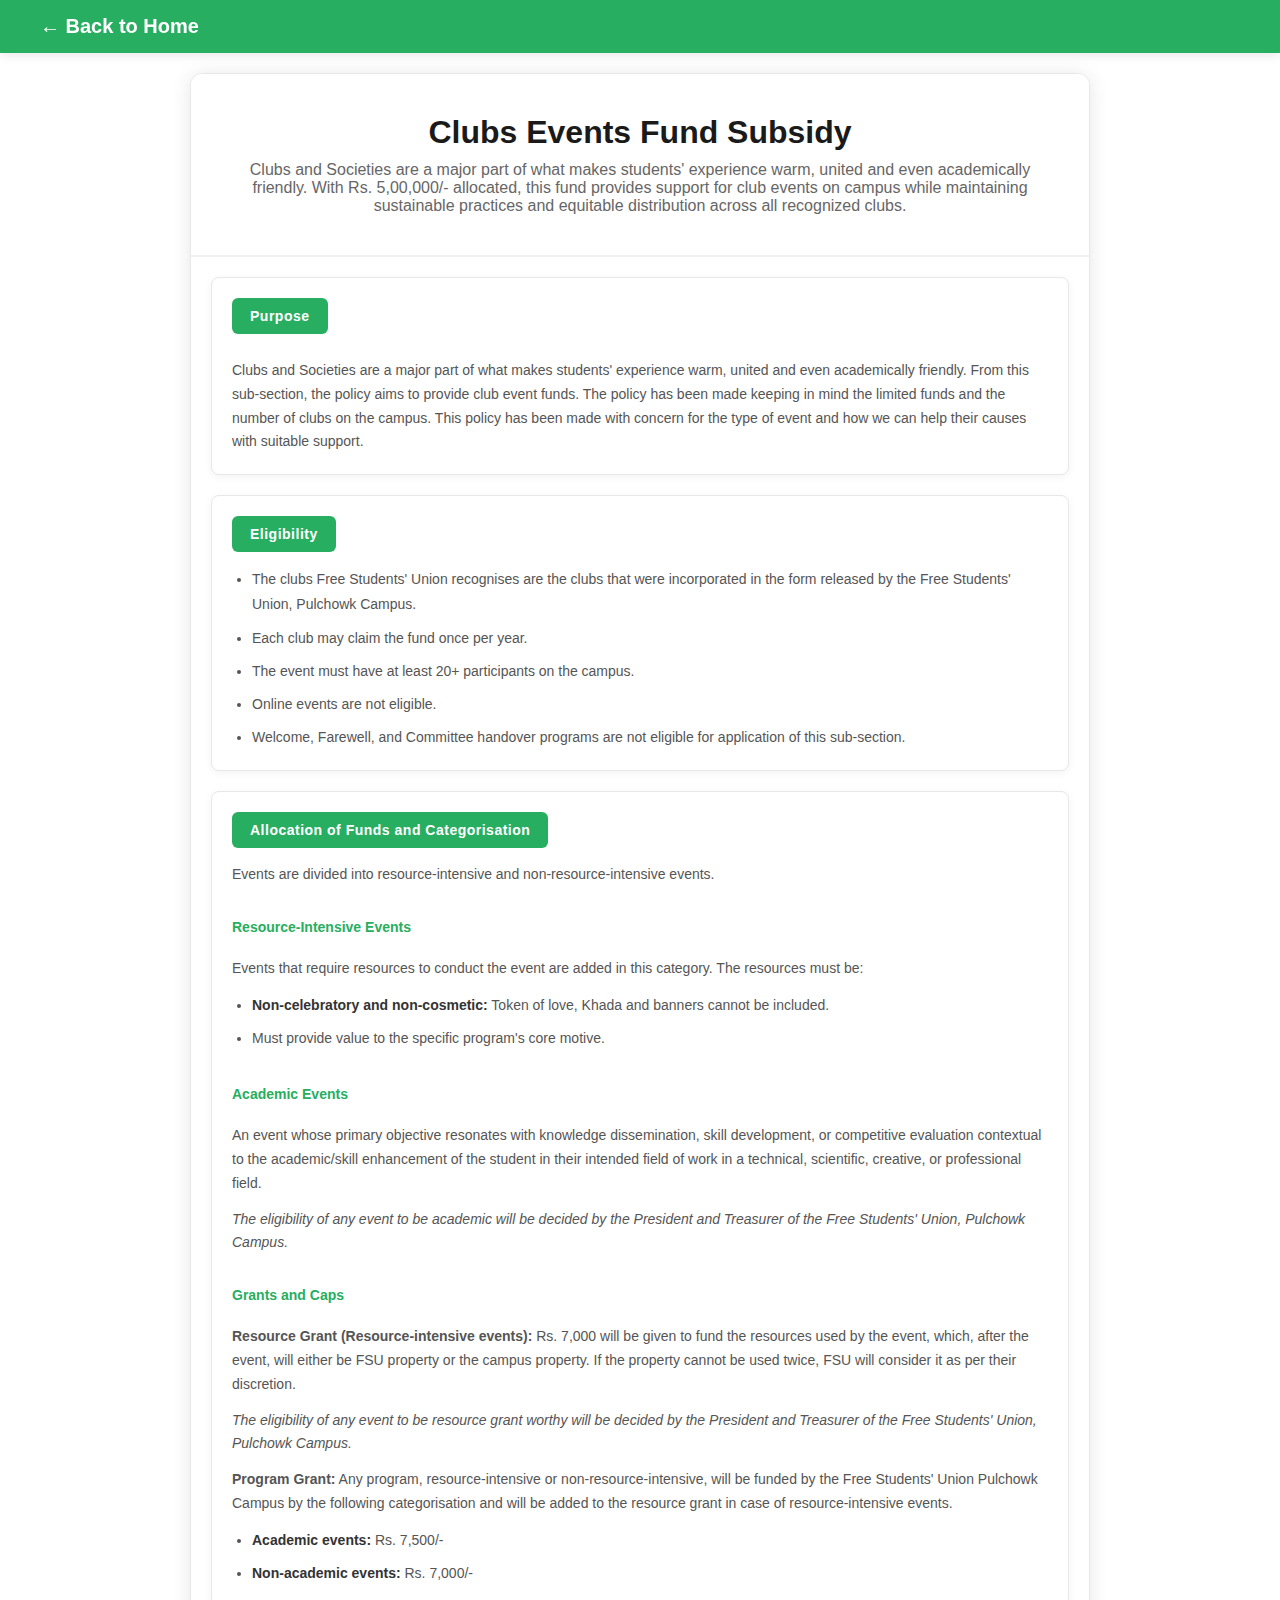
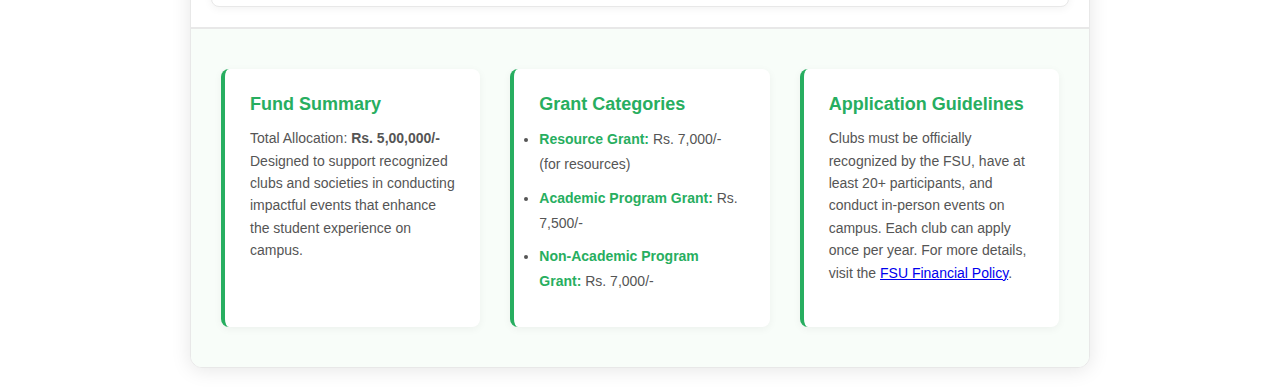
<file: ClubsEventsFund.html>
<!DOCTYPE html>
<html lang="en">
  <head>
    <meta charset="UTF-8" />
    <meta name="viewport" content="width=device-width, initial-scale=1.0" />
    <title>FSU Clubs Events Fund</title>
    <link rel="shortcut icon" href="circfsulogo.png" type="image/x-icon" />
    <link rel="stylesheet" href="css/tsstyle.css" />
  </head>
  <body>
    <nav class="navbar">
      <div class="navbar-content">
        <a href="index.html" class="navbar-brand">
          <span>← Back to Home</span>
        </a>
      </div>
    </nav>
    <div class="page-wrapper">
    <div class="container">
      <div class="header">
        <h1>Clubs Events Fund Subsidy</h1>
        <p>
          Clubs and Societies are a major part of what makes students'
          experience warm, united and even academically friendly. With Rs.
          5,00,000/- allocated, this fund provides support for club events on
          campus while maintaining sustainable practices and equitable
          distribution across all recognized clubs.
        </p>
      </div>

      <div class="section-card">
        <div class="badge">Purpose</div>
        <p>
          Clubs and Societies are a major part of what makes students'
          experience warm, united and even academically friendly. From this
          sub-section, the policy aims to provide club event funds. The policy
          has been made keeping in mind the limited funds and the number of
          clubs on the campus. This policy has been made with concern for the
          type of event and how we can help their causes with suitable support.
        </p>
      </div>

      <div class="section-card">
        <div class="badge">Eligibility</div>
        <ul>
          <li>
            The clubs Free Students' Union recognises are the clubs that were
            incorporated in the form released by the Free Students' Union,
            Pulchowk Campus.
          </li>
          <li>Each club may claim the fund once per year.</li>
          <li>The event must have at least 20+ participants on the campus.</li>
          <li>Online events are not eligible.</li>
          <li>
            Welcome, Farewell, and Committee handover programs are not eligible
            for application of this sub-section.
          </li>
        </ul>
      </div>

      <div class="section-card">
        <div class="badge">Allocation of Funds and Categorisation</div>
        <p>
          Events are divided into resource-intensive and non-resource-intensive
          events.
        </p>

        <div class="badge-subsection">Resource-Intensive Events</div>
        <p>
          Events that require resources to conduct the event are added in this
          category. The resources must be:
        </p>
        <ul>
          <li>
            <strong>Non-celebratory and non-cosmetic:</strong> Token of love,
            Khada and banners cannot be included.
          </li>
          <li>Must provide value to the specific program's core motive.</li>
        </ul>

        <div class="badge-subsection">Academic Events</div>
        <p>
          An event whose primary objective resonates with knowledge
          dissemination, skill development, or competitive evaluation contextual
          to the academic/skill enhancement of the student in their intended
          field of work in a technical, scientific, creative, or professional
          field.
        </p>
        <p>
          <em>
            The eligibility of any event to be academic will be decided by the
            President and Treasurer of the Free Students' Union, Pulchowk
            Campus.
          </em>
        </p>

        <div class="badge-subsection">Grants and Caps</div>
        <p>
          <strong>Resource Grant (Resource-intensive events):</strong> Rs. 7,000
          will be given to fund the resources used by the event, which, after
          the event, will either be FSU property or the campus property. If the
          property cannot be used twice, FSU will consider it as per their
          discretion.
        </p>
        <p>
          <em>
            The eligibility of any event to be resource grant worthy will be
            decided by the President and Treasurer of the Free Students' Union,
            Pulchowk Campus.
          </em>
        </p>

        <p>
          <strong>Program Grant:</strong> Any program, resource-intensive or
          non-resource-intensive, will be funded by the Free Students' Union
          Pulchowk Campus by the following categorisation and will be added to
          the resource grant in case of resource-intensive events.
        </p>
        <ul>
          <li><strong>Academic events:</strong> Rs. 7,500/-</li>
          <li><strong>Non-academic events:</strong> Rs. 7,000/-</li>
        </ul>
      </div>

      <div class="info-section">
        <div class="info-content">
          <div class="info-item">
            <h3>Fund Summary</h3>
            <p>
              Total Allocation: <strong>Rs. 5,00,000/-</strong>
            </p>
            <p>
              Designed to support recognized clubs and societies in conducting
              impactful events that enhance the student experience on campus.
            </p>
          </div>
          <div class="info-item">
            <h3>Grant Categories</h3>
            <ul>
              <li>
                <strong>Resource Grant:</strong> Rs. 7,000/- (for resources)
              </li>
              <li>
                <strong>Academic Program Grant:</strong> Rs. 7,500/-
              </li>
              <li>
                <strong>Non-Academic Program Grant:</strong> Rs. 7,000/-
              </li>
            </ul>
          </div>
          <div class="info-item">
            <h3>Application Guidelines</h3>
            <p>
              Clubs must be officially recognized by the FSU, have at least 20+
              participants, and conduct in-person events on campus. Each club
              can apply once per year. For more details, visit the
              <a
                href="resources/Financial Policy 2082.pdf"
                target="_blank"
                rel="noopener"
                >FSU Financial Policy</a
              >.
            </p>
          </div>
        </div>
      </div>
    </div>
    </div>
  </body>
</html>
</file>
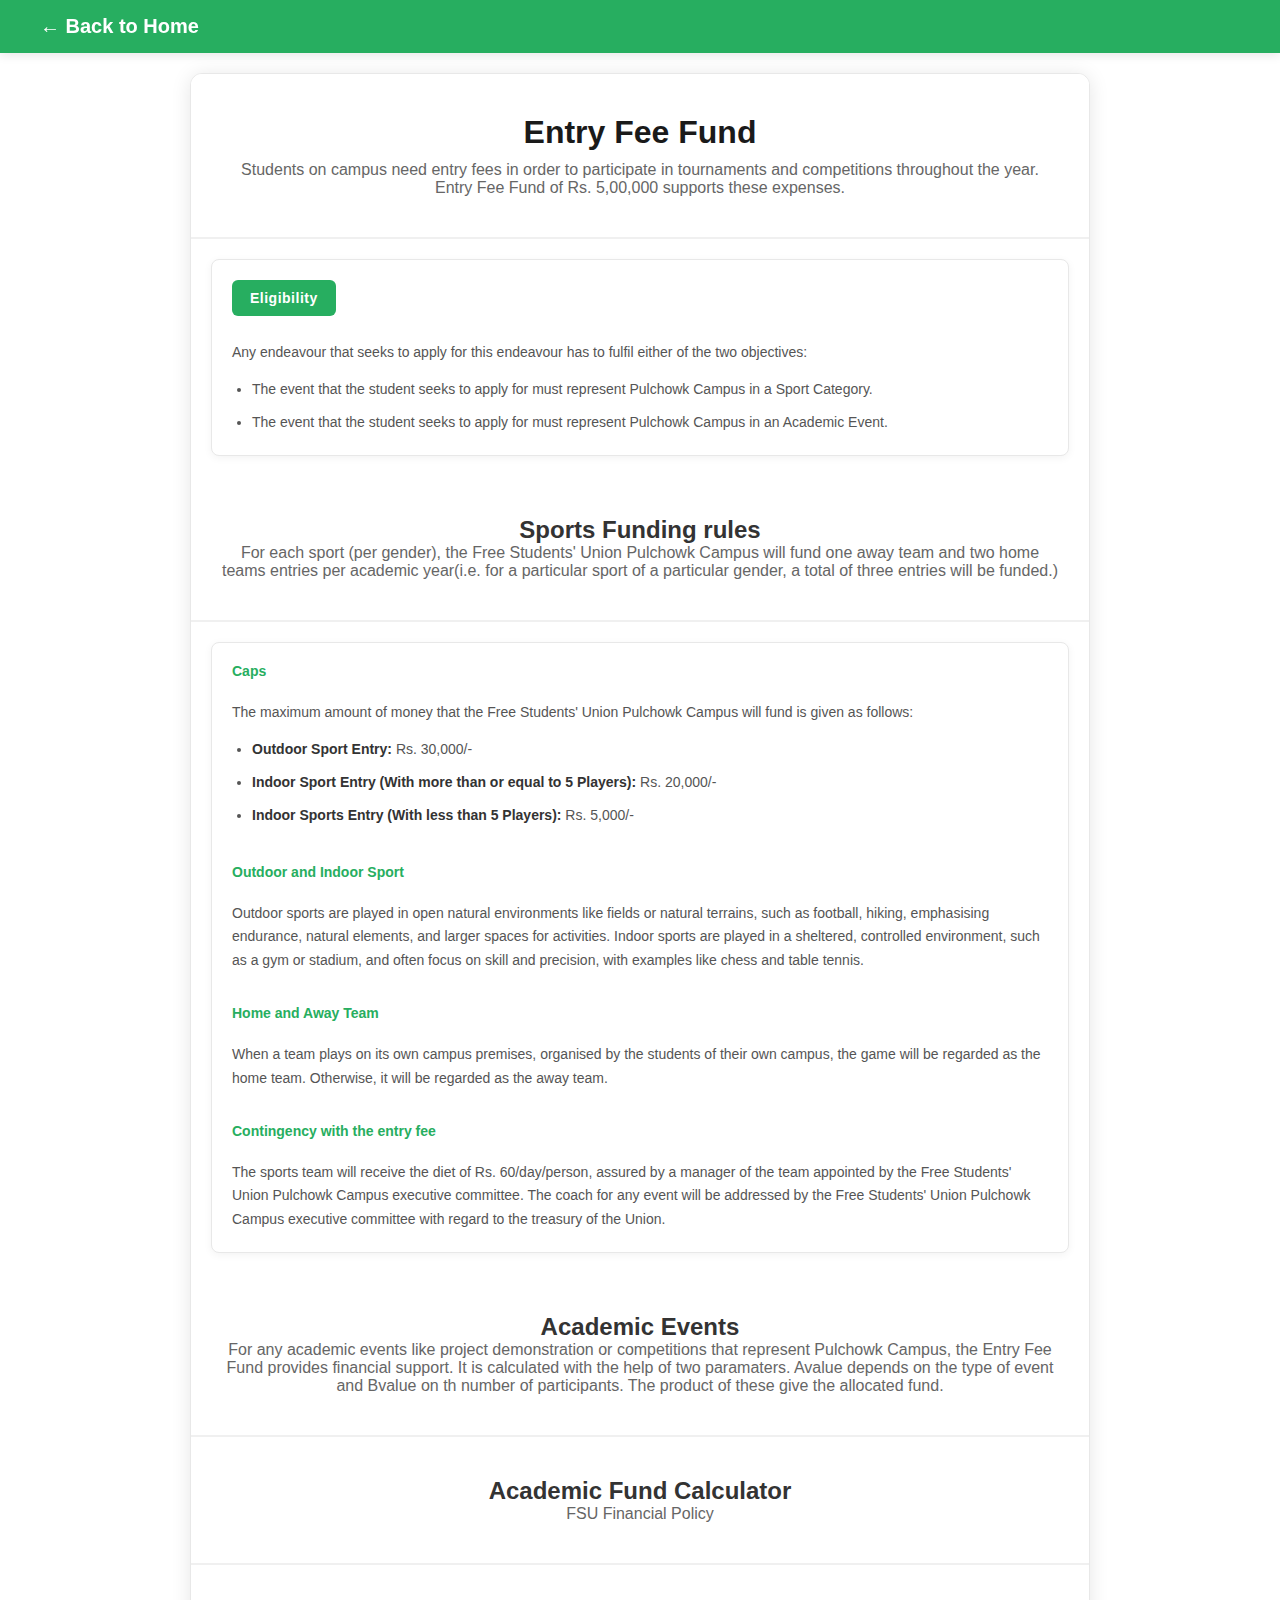
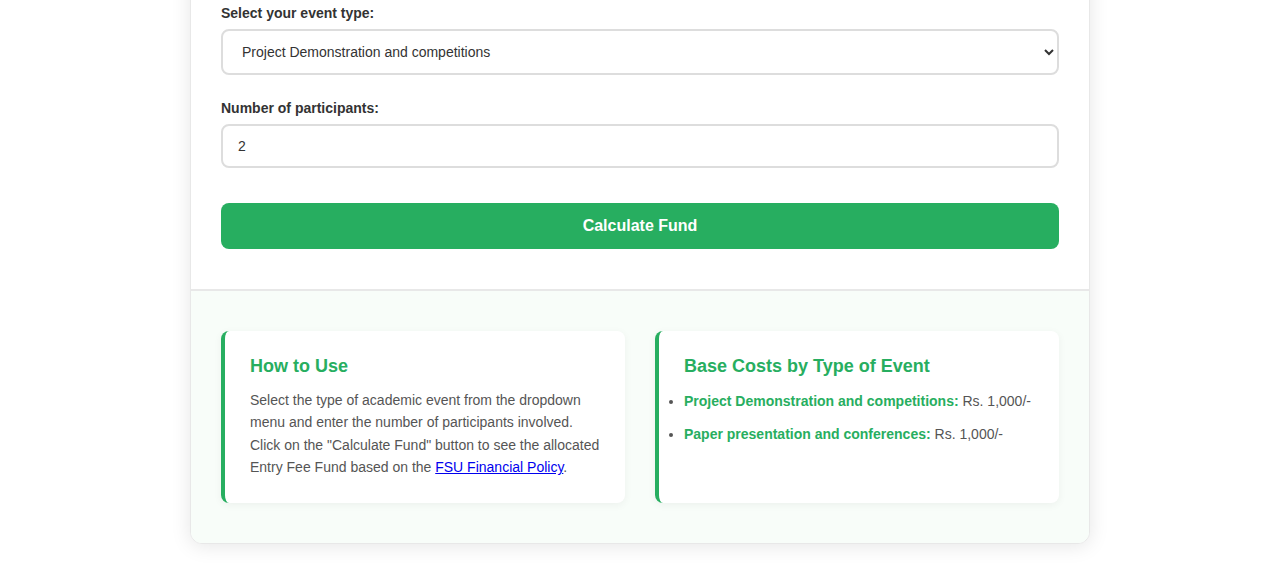
<file: EntryFeeFund.html>
<!DOCTYPE html>
<html lang="en">
  <head>
    <meta charset="UTF-8" />
    <meta name="viewport" content="width=device-width, initial-scale=1.0" />
    <title>FSU Travel Subsidy Calculator</title>
    <link rel="shortcut icon" href="circfsulogo.png" type="image/x-icon" />
    <link rel="stylesheet" href="css/tsstyle.css" />
    <!--<link rel="stylesheet" href="css/style.css">-->
  </head>
  <body>
    <nav class="navbar">
      <div class="navbar-content">
        <a href="index.html" class="navbar-brand">
          <span>← Back to Home</span>
        </a>
      </div>
    </nav>
    <div class="page-wrapper">
    <div class="container">
      <div class="header">
        <h1>Entry Fee Fund</h1>
        <p>
          Students on campus need entry fees in order to participate in
          tournaments and competitions throughout the year. Entry Fee Fund of
          Rs. 5,00,000 supports these expenses.
        </p>
      </div>

      <div class="section-card">
        <div class="badge">Eligibility</div>
        <p>
          Any endeavour that seeks to apply for this endeavour has to fulfil
          either of the two objectives:
        </p>
        <ul>
          <li>
            The event that the student seeks to apply for must represent
            Pulchowk Campus in a Sport Category.
          </li>
          <li>
            The event that the student seeks to apply for must represent
            Pulchowk Campus in an Academic Event.
          </li>
        </ul>
      </div>
      <div class="header">
        <h2>Sports Funding rules</h2>
        <p>
          For each sport (per gender), the Free Students' Union Pulchowk Campus
          will fund one away team and two home teams entries per academic
          year(i.e. for a particular sport of a particular gender, a total of
          three entries will be funded.)
        </p>
      </div>
      <div class="section-card">
        <div class="badge-subsection">Caps</div>
        <p>
          The maximum amount of money that the Free Students' Union Pulchowk
          Campus will fund is given as follows:
        </p>
        <ul>
          <li><strong>Outdoor Sport Entry:</strong> Rs. 30,000/-</li>
          <li>
            <strong
              >Indoor Sport Entry (With more than or equal to 5
              Players):</strong
            >
            Rs. 20,000/-
          </li>
          <li>
            <strong>Indoor Sports Entry (With less than 5 Players):</strong> Rs.
            5,000/-
          </li>
        </ul>

        <div class="badge-subsection">Outdoor and Indoor Sport</div>
        <p>
          Outdoor sports are played in open natural environments like fields or
          natural terrains, such as football, hiking, emphasising endurance,
          natural elements, and larger spaces for activities. Indoor sports are
          played in a sheltered, controlled environment, such as a gym or
          stadium, and often focus on skill and precision, with examples like
          chess and table tennis.
        </p>

        <div class="badge-subsection">Home and Away Team</div>
        <p>
          When a team plays on its own campus premises, organised by the
          students of their own campus, the game will be regarded as the home
          team. Otherwise, it will be regarded as the away team.
        </p>

        <div class="badge-subsection">Contingency with the entry fee</div>
        <p>
          The sports team will receive the diet of Rs. 60/day/person, assured by
          a manager of the team appointed by the Free Students' Union Pulchowk
          Campus executive committee. The coach for any event will be addressed
          by the Free Students' Union Pulchowk Campus executive committee with
          regard to the treasury of the Union.
        </p>
      </div>
      <div class="header">
        <h2>Academic Events</h2>
        <p>
          For any academic events like project demonstration or competitions
          that represent Pulchowk Campus, the Entry Fee Fund provides financial
          support. It is calculated with the help of two paramaters. Avalue
          depends on the type of event and Bvalue on th number of participants.
          The product of these give the allocated fund.
        </p>
      </div>
      <div class="header">
        <h2>Academic Fund Calculator</h2>
        <p>FSU Financial Policy</p>
      </div>

      <div class="calculator-wrapper">
        <form class="form-group">
          <div class="form-section">
            <div class="form-item">
              <label for="das">Select your event type:</label>
              <select
                name="aValue"
                id="das"
                class="select-input"
                title="Choose your event type"
              >
                <option value="1">
                  Project Demonstration and competitions
                </option>
                <option value="2">Paper presentation and conferences</option>
              </select>
            </div>
            <div class="form-item">
              <label for="asd">Number of participants:</label>
              <input
                type="number"
                name="bValue"
                id="asd"
                class="number-input"
                placeholder="2"
                value="2"
                min="1"
                title="Enter number of participants (minimum 1)"
              />
            </div>
            <button
              type="button"
              onclick="calculate()"
              class="calculate-btn"
              title="Calculate travel subsidy with current inputs"
            >
              Calculate Fund
            </button>

            <div id="resultSection" class="result-section hidden">
              <div class="result-content">
                <p class="result-label">
                  Your Entry fee subsidy as per FSU Financial Policy is:
                </p>
                <p class="result-amount" id="resultAmount"></p>
                <p class="result-details" id="resultDetails"></p>
              </div>
            </div>
          </div>

          <div class="graph-container hidden" id="graph-container">
            <div id="calculator" class="calculator-graph"></div>
          </div>
        </form>
      </div>
      <div class="info-section">
        <div class="info-content">
          <div class="info-item">
            <h3>How to Use</h3>
            <p>
              Select the type of academic event from the dropdown menu and enter
              the number of participants involved. Click on the "Calculate Fund"
              button to see the allocated Entry Fee Fund based on the
              <a
                href="resources/Financial Policy 2082.pdf"
                target="_blank"
                rel="noopener"
                >FSU Financial Policy</a
              >.
            </p>
          </div>
          <div class="info-item">
            <h3>Base Costs by Type of Event</h3>
            <ul>
              <li>
                <strong>Project Demonstration and competitions:</strong> Rs.
                1,000/-
              </li>
              <li>
                <strong>Paper presentation and conferences:</strong> Rs. 1,000/-
              </li>
            </ul>
          </div>
        </div>
      </div>
    </div>
  </body>
  <script>
    function calculate() {
      let costPerParticipant = document.getElementById("das").value;
      let bValue = document.getElementById("asd").value;
      bValue = Math.sqrt(bValue);

      let totalCost = 1000 * bValue;
      // Display result instead of alert
      const resultSection = document.getElementById("resultSection");
      document.getElementById("resultAmount").textContent =
        "Rs. " + totalCost.toFixed(2);
      document.getElementById("resultDetails").textContent =
        "Number of participants: " + Math.round(bValue * bValue);
      resultSection.classList.remove("hidden");
      resultSection.classList.add("visible");

      // Scroll to results
      resultSection.scrollIntoView({ behavior: "smooth", block: "nearest" });
    }
  </script>
    </div>
  </body>
</html>
</file>
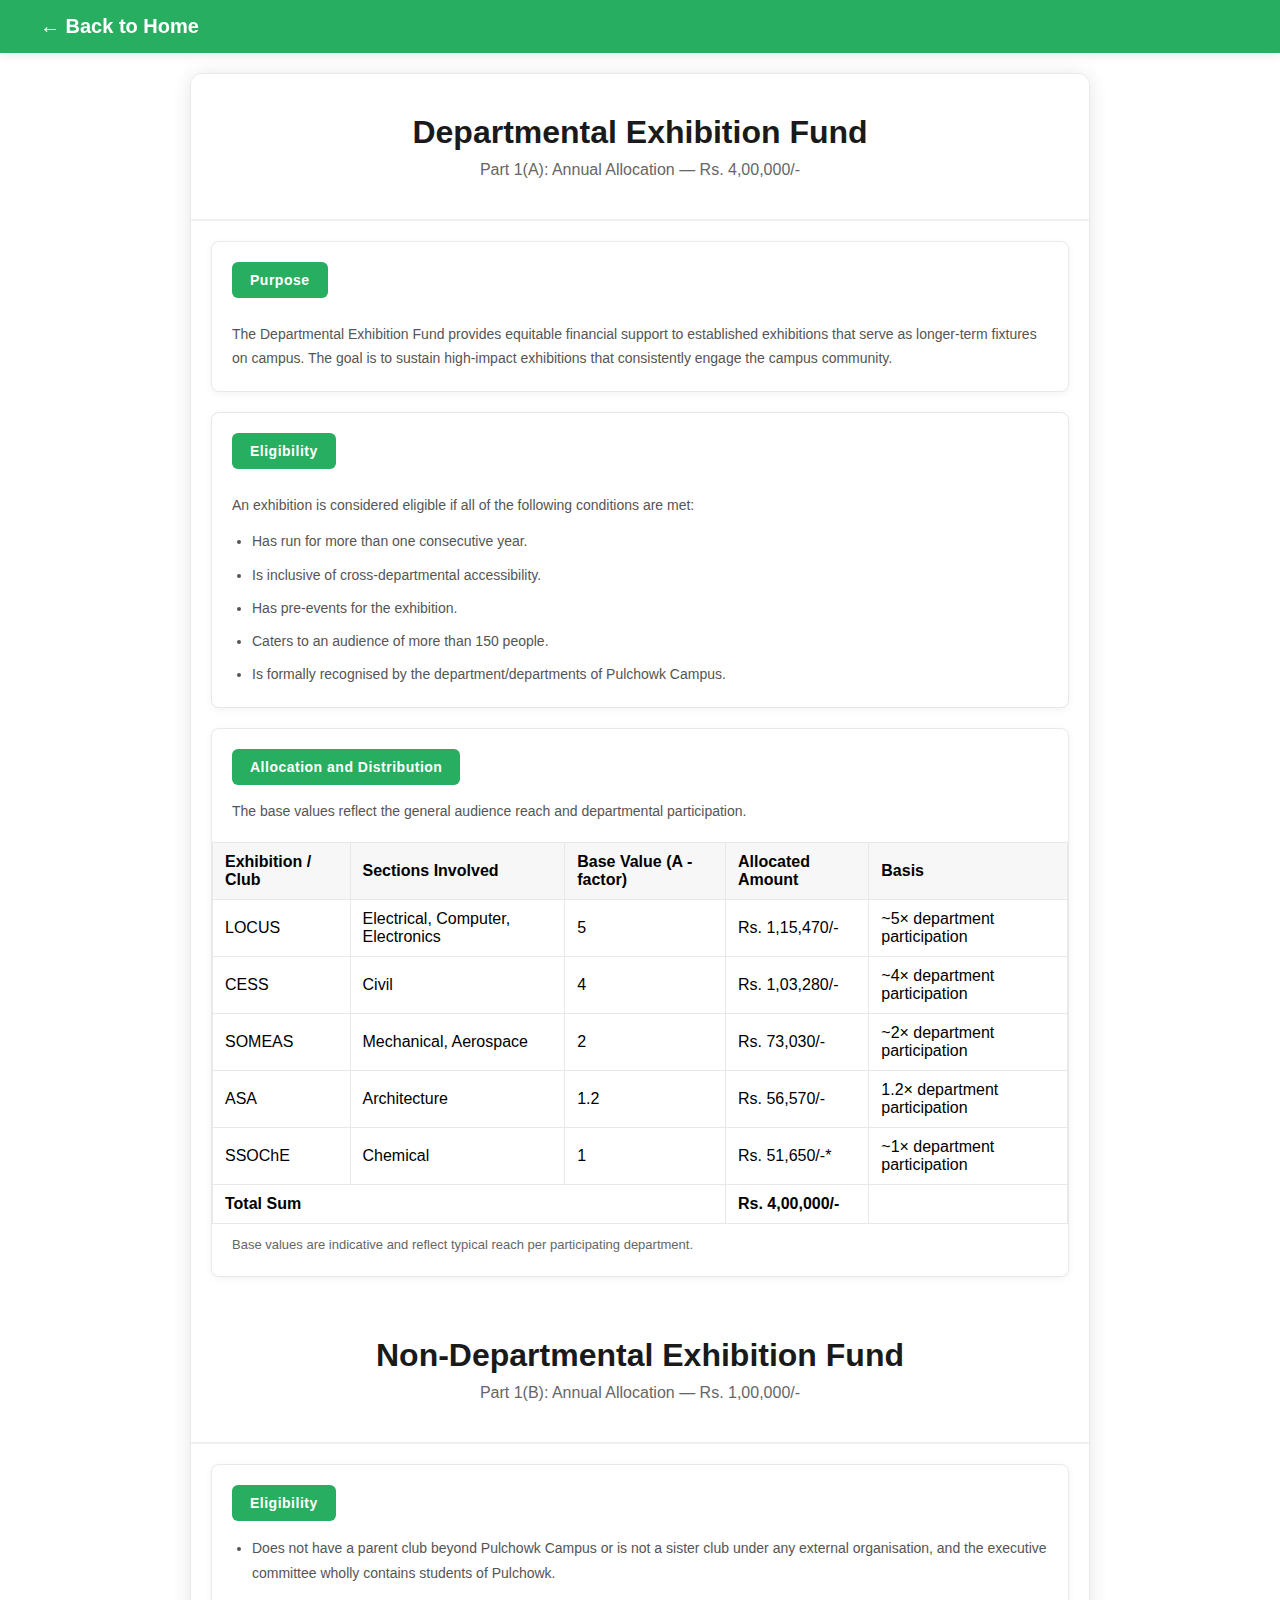
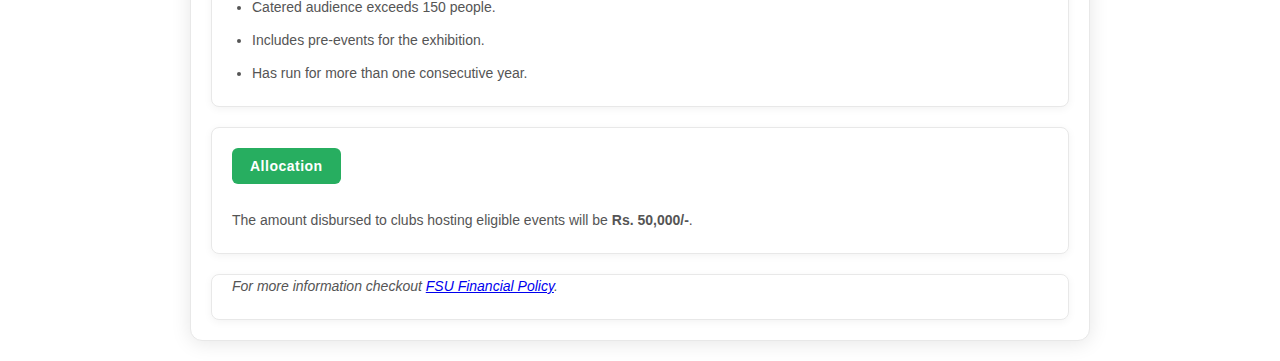
<file: ExibitionFund.html>
<!DOCTYPE html>
<html lang="en">
  <head>
    <meta charset="UTF-8" />
    <meta name="viewport" content="width=device-width, initial-scale=1.0" />
    <title>FSU Departmental Exhibition Fund</title>
    <link rel="shortcut icon" href="circfsulogo.png" type="image/x-icon" />
    <link rel="stylesheet" href="css/tsstyle.css" />
  </head>
  <body>
    <nav class="navbar">
      <div class="navbar-content">
        <a href="index.html" class="navbar-brand">
          <span>← Back to Home</span>
        </a>
      </div>
    </nav>
    <div class="page-wrapper">
    <div class="container">
      <div class="header">
        <h1>Departmental Exhibition Fund</h1>
        <p>Part 1(A): Annual Allocation — Rs. 4,00,000/-</p>
      </div>

      <div class="section-card">
        <div class="badge">Purpose</div>
        <p>The Departmental Exhibition Fund provides equitable financial support to established exhibitions that serve as longer-term fixtures on campus. The goal is to sustain high-impact exhibitions that consistently engage the campus community.</p>
      </div>

      <div class="section-card">
        <div class="badge">Eligibility</div>
        <p>An exhibition is considered eligible if all of the following conditions are met:</p>
        <ul>
          <li>Has run for more than one consecutive year.</li>
          <li>Is inclusive of cross-departmental accessibility.</li>
          <li>Has pre-events for the exhibition.</li>
          <li>Caters to an audience of more than 150 people.</li>
          <li>Is formally recognised by the department/departments of Pulchowk Campus.</li>
        </ul>
      </div>

      <div class="section-card">
        <div class="badge">Allocation and Distribution</div>
        <p>The base values reflect the general audience reach and departmental participation.</p>
        <div style="overflow-x: auto;">
          <table style="width: 100%; border-collapse: collapse; margin-top: 6px;">
            <thead>
              <tr style="background: #f7f7f7;">
                <th style="border: 1px solid #e8e8e8; padding: 10px 12px; text-align: left; font-weight: 700;">Exhibition / Club</th>
                <th style="border: 1px solid #e8e8e8; padding: 10px 12px; text-align: left; font-weight: 700;">Sections Involved</th>
                <th style="border: 1px solid #e8e8e8; padding: 10px 12px; text-align: left; font-weight: 700;">Base Value (A - factor)</th>
                <th style="border: 1px solid #e8e8e8; padding: 10px 12px; text-align: left; font-weight: 700;">Allocated Amount</th>
                <th style="border: 1px solid #e8e8e8; padding: 10px 12px; text-align: left; font-weight: 700;">Basis</th>
              </tr>
            </thead>
            <tbody>
              <tr>
                <td style="border: 1px solid #e8e8e8; padding: 10px 12px;">LOCUS</td>
                <td style="border: 1px solid #e8e8e8; padding: 10px 12px;">Electrical, Computer, Electronics</td>
                <td style="border: 1px solid #e8e8e8; padding: 10px 12px;">5</td>
                <td style="border: 1px solid #e8e8e8; padding: 10px 12px;">Rs. 1,15,470/-</td>
                <td style="border: 1px solid #e8e8e8; padding: 10px 12px;">~5× department participation</td>
              </tr>
              <tr>
                <td style="border: 1px solid #e8e8e8; padding: 10px 12px;">CESS</td>
                <td style="border: 1px solid #e8e8e8; padding: 10px 12px;">Civil</td>
                <td style="border: 1px solid #e8e8e8; padding: 10px 12px;">4</td>
                <td style="border: 1px solid #e8e8e8; padding: 10px 12px;">Rs. 1,03,280/-</td>
                <td style="border: 1px solid #e8e8e8; padding: 10px 12px;">~4× department participation</td>
              </tr>
              <tr>
                <td style="border: 1px solid #e8e8e8; padding: 10px 12px;">SOMEAS</td>
                <td style="border: 1px solid #e8e8e8; padding: 10px 12px;">Mechanical, Aerospace</td>
                <td style="border: 1px solid #e8e8e8; padding: 10px 12px;">2</td>
                <td style="border: 1px solid #e8e8e8; padding: 10px 12px;">Rs. 73,030/-</td>
                <td style="border: 1px solid #e8e8e8; padding: 10px 12px;">~2× department participation</td>
              </tr>
              <tr>
                <td style="border: 1px solid #e8e8e8; padding: 10px 12px;">ASA</td>
                <td style="border: 1px solid #e8e8e8; padding: 10px 12px;">Architecture</td>
                <td style="border: 1px solid #e8e8e8; padding: 10px 12px;">1.2</td>
                <td style="border: 1px solid #e8e8e8; padding: 10px 12px;">Rs. 56,570/-</td>
                <td style="border: 1px solid #e8e8e8; padding: 10px 12px;">1.2× department participation</td>
              </tr>
              <tr>
                <td style="border: 1px solid #e8e8e8; padding: 10px 12px;">SSOChE</td>
                <td style="border: 1px solid #e8e8e8; padding: 10px 12px;">Chemical</td>
                <td style="border: 1px solid #e8e8e8; padding: 10px 12px;">1</td>
                <td style="border: 1px solid #e8e8e8; padding: 10px 12px;">Rs. 51,650/-*</td>
                <td style="border: 1px solid #e8e8e8; padding: 10px 12px;">~1× department participation</td>
              </tr>
              <tr>
                <td colspan="3" style="border: 1px solid #e8e8e8; padding: 10px 12px;"><strong>Total Sum</strong></td>
                <td style="border: 1px solid #e8e8e8; padding: 10px 12px;"><strong>Rs. 4,00,000/-</strong></td>
                <td style="border: 1px solid #e8e8e8; padding: 10px 12px;"></td>
              </tr>
            </tbody>
          </table>
        </div>
        <p style="margin-top: 10px; color: #666; font-size: 13px;">Base values are indicative and reflect typical reach per participating department.</p>
      </div>

      <div class="header">
        <h1>Non-Departmental Exhibition Fund</h1>
        <p>Part 1(B): Annual Allocation — Rs. 1,00,000/-</p>
      </div>

      <div class="section-card">
        <div class="badge">Eligibility</div>
        <ul>
          <li>Does not have a parent club beyond Pulchowk Campus or is not a sister club under any external organisation, and the executive committee wholly contains students of Pulchowk.</li>
          <li>Catered audience exceeds 150 people.</li>
          <li>Includes pre-events for the exhibition.</li>
          <li>Has run for more than one consecutive year.</li>
        </ul>
      </div>

      <div class="section-card">
        <div class="badge">Allocation</div>
        <p>The amount disbursed to clubs hosting eligible events will be <strong>Rs. 50,000/-</strong>.</p>
      </div>

      <div class="section-card">
        <p><em>For more information checkout <a href="resources/Financial Policy 2082.pdf" target="_blank" rel="noopener">FSU Financial Policy</a>.</em></p>
      </div>
    </div>
    </div>
  </body>
</html>
</file>
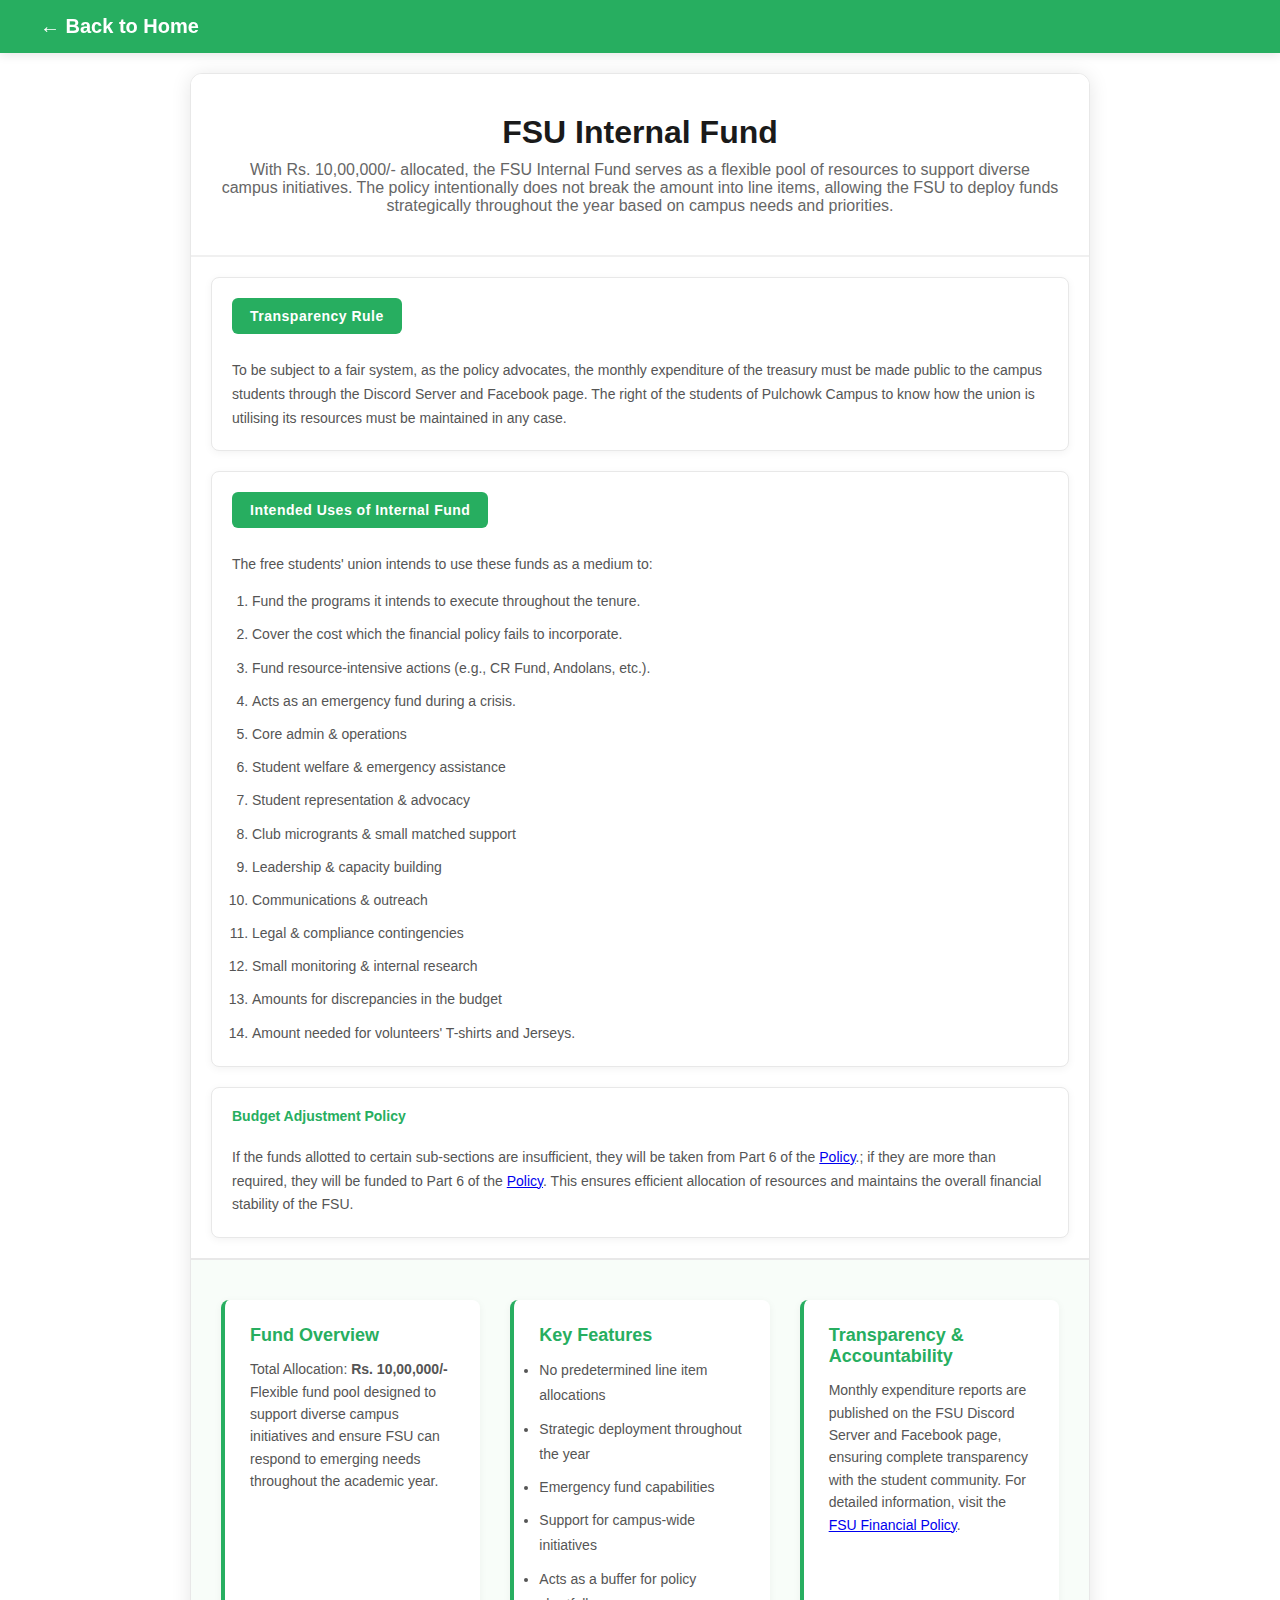
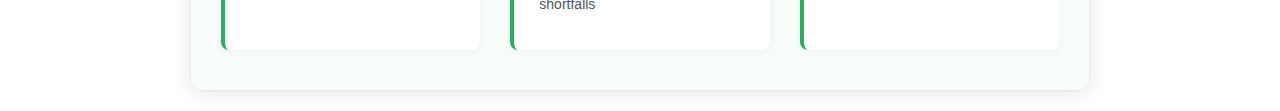
<file: FSUInternalFund.html>
<!DOCTYPE html>
<html lang="en">
  <head>
    <meta charset="UTF-8" />
    <meta name="viewport" content="width=device-width, initial-scale=1.0" />
    <title>FSU Internal Fund</title>
    <link rel="shortcut icon" href="circfsulogo.png" type="image/x-icon" />
    <link rel="stylesheet" href="css/tsstyle.css" />
  </head>
  <body>
    <nav class="navbar">
      <div class="navbar-content">
        <a href="index.html" class="navbar-brand">
          <span>← Back to Home</span>
        </a>
      </div>
    </nav>
    <div class="page-wrapper">
    <div class="container">
      <div class="header">
        <h1>FSU Internal Fund</h1>
        <p>
          With Rs. 10,00,000/- allocated, the FSU Internal Fund serves as a
          flexible pool of resources to support diverse campus initiatives. The
          policy intentionally does not break the amount into line items,
          allowing the FSU to deploy funds strategically throughout the year
          based on campus needs and priorities.
        </p>
      </div>

      <div class="section-card">
        <div class="badge">Transparency Rule</div>
        <p>
          To be subject to a fair system, as the policy advocates, the monthly
          expenditure of the treasury must be made public to the campus students
          through the Discord Server and Facebook page. The right of the
          students of Pulchowk Campus to know how the union is utilising its
          resources must be maintained in any case.
        </p>
      </div>

      <div class="section-card">
        <div class="badge">Intended Uses of Internal Fund</div>
        <p>
          The free students' union intends to use these funds as a medium to:
        </p>
        <ol>
          <li>Fund the programs it intends to execute throughout the tenure.</li>
          <li>Cover the cost which the financial policy fails to incorporate.</li>
          <li>Fund resource-intensive actions (e.g., CR Fund, Andolans, etc.).</li>
          <li>Acts as an emergency fund during a crisis.</li>
          <li>Core admin & operations</li>
          <li>Student welfare & emergency assistance</li>
          <li>Student representation & advocacy</li>
          <li>Club microgrants & small matched support</li>
          <li>Leadership & capacity building</li>
          <li>Communications & outreach</li>
          <li>Legal & compliance contingencies</li>
          <li>Small monitoring & internal research</li>
          <li>Amounts for discrepancies in the budget</li>
          <li>Amount needed for volunteers' T-shirts and Jerseys.</li>
        </ol>
      </div>

      <div class="section-card">
        <div class="badge-subsection">Budget Adjustment Policy</div>
        <p>
          If the funds allotted to certain sub-sections are insufficient, they
          will be taken from Part 6 of the <a href="resources/Financial Policy 2082.pdf" target="_blank" rel="noopener">Policy</a>.; if they are more than
          required, they will be funded to Part 6 of the <a href="resources/Financial Policy 2082.pdf" target="_blank" rel="noopener">Policy</a>. This ensures
          efficient allocation of resources and maintains the overall financial
          stability of the FSU.
        </p>
      </div>

      <div class="info-section">
        <div class="info-content">
          <div class="info-item">
            <h3>Fund Overview</h3>
            <p>
              Total Allocation: <strong>Rs. 10,00,000/-</strong>
            </p>
            <p>
              Flexible fund pool designed to support diverse campus initiatives
              and ensure FSU can respond to emerging needs throughout the
              academic year.
            </p>
          </div>
          <div class="info-item">
            <h3>Key Features</h3>
            <ul>
              <li>No predetermined line item allocations</li>
              <li>Strategic deployment throughout the year</li>
              <li>Emergency fund capabilities</li>
              <li>Support for campus-wide initiatives</li>
              <li>Acts as a buffer for policy shortfalls</li>
            </ul>
          </div>
          <div class="info-item">
            <h3>Transparency & Accountability</h3>
            <p>
              Monthly expenditure reports are published on the FSU Discord
              Server and Facebook page, ensuring complete transparency with the
              student community. For detailed information, visit the
              <a
                href="resources/Financial Policy 2082.pdf"
                target="_blank"
                rel="noopener"
                >FSU Financial Policy</a
              >.
            </p>
          </div>
        </div>
      </div>
    </div>
    </div>
  </body>
</html>
</file>
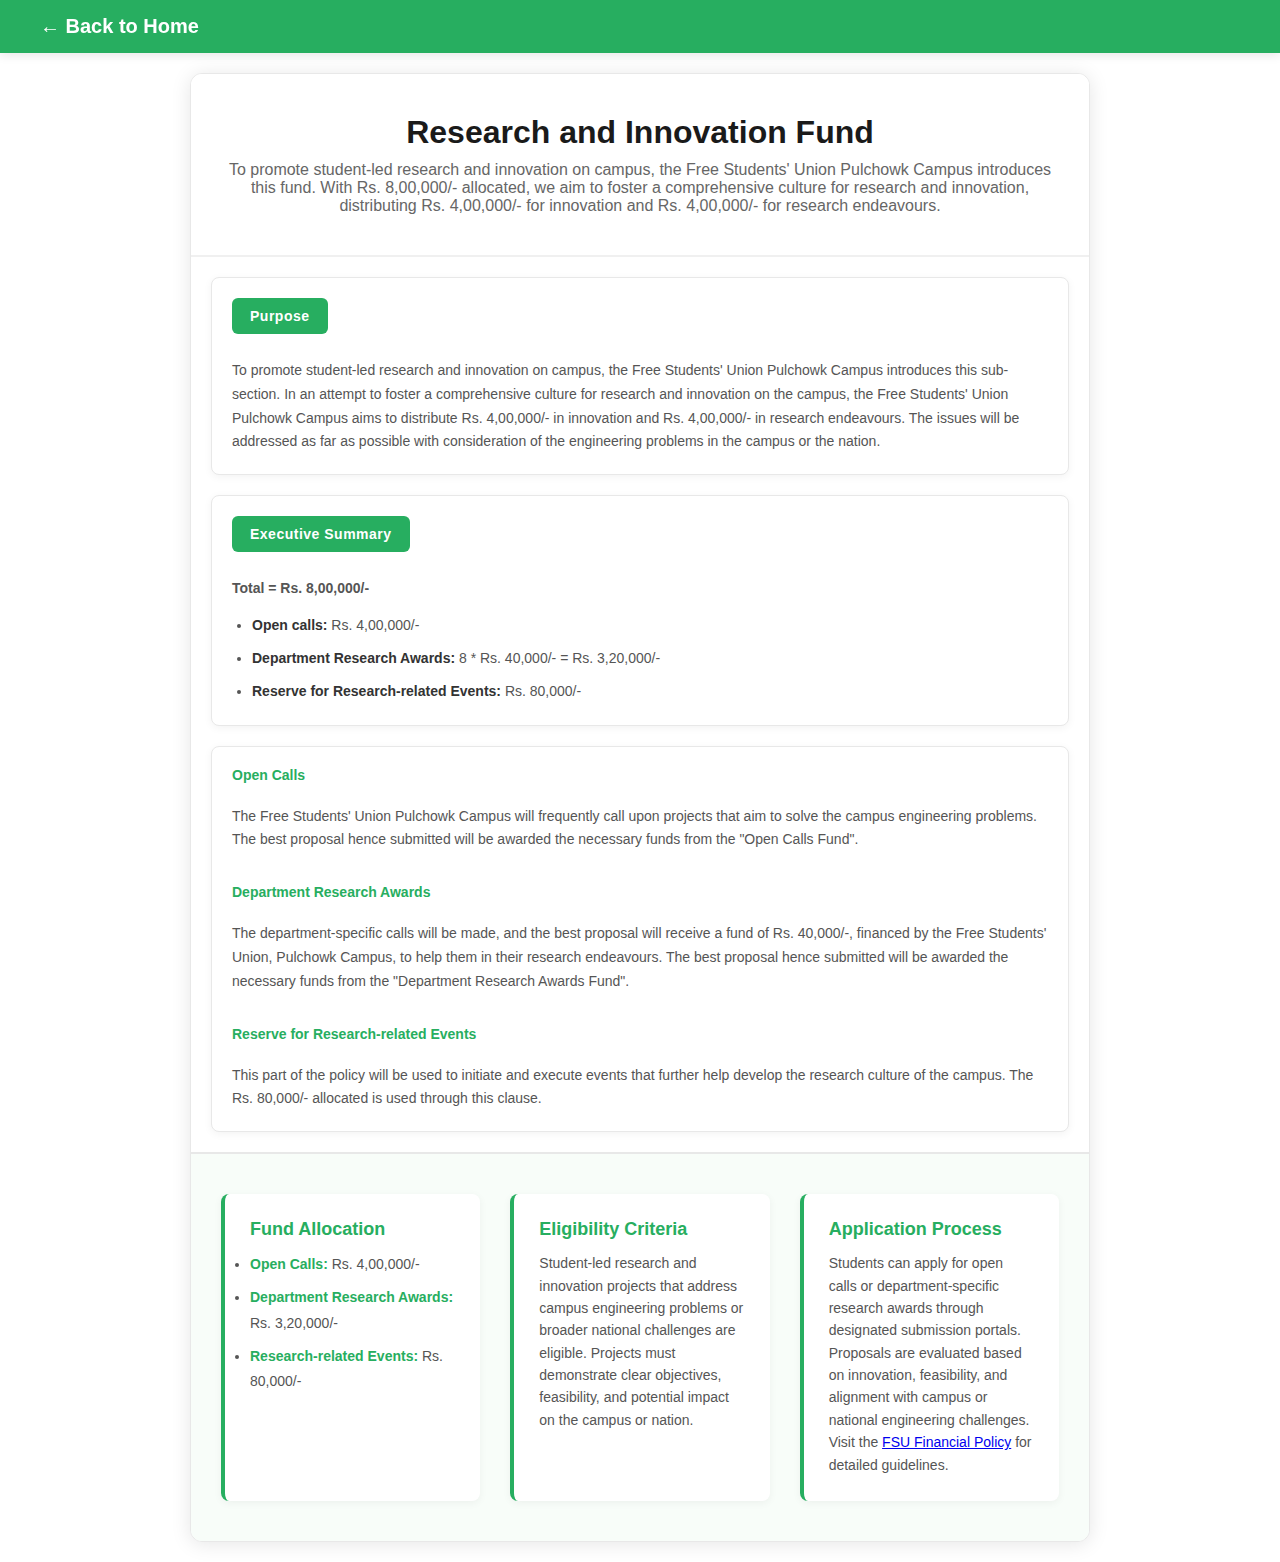
<file: ResearchAndInnovationFund.html>
<!DOCTYPE html>
<html lang="en">
  <head>
    <meta charset="UTF-8" />
    <meta name="viewport" content="width=device-width, initial-scale=1.0" />
    <title>FSU Research and Innovation Fund</title>
    <link rel="shortcut icon" href="circfsulogo.png" type="image/x-icon" />
    <link rel="stylesheet" href="css/tsstyle.css" />
  </head>
  <body>
    <nav class="navbar">
      <div class="navbar-content">
        <a href="index.html" class="navbar-brand">
          <span>← Back to Home</span>
        </a>
      </div>
    </nav>
    <div class="page-wrapper">
    <div class="container">
      <div class="header">
        <h1>Research and Innovation Fund</h1>
        <p>
          To promote student-led research and innovation on campus, the Free
          Students' Union Pulchowk Campus introduces this fund. With Rs.
          8,00,000/- allocated, we aim to foster a comprehensive culture for
          research and innovation, distributing Rs. 4,00,000/- for innovation
          and Rs. 4,00,000/- for research endeavours.
        </p>
      </div>

      <div class="section-card">
        <div class="badge">Purpose</div>
        <p>
          To promote student-led research and innovation on campus, the Free
          Students' Union Pulchowk Campus introduces this sub-section. In an
          attempt to foster a comprehensive culture for research and innovation
          on the campus, the Free Students' Union Pulchowk Campus aims to
          distribute Rs. 4,00,000/- in innovation and Rs. 4,00,000/- in
          research endeavours. The issues will be addressed as far as possible
          with consideration of the engineering problems in the campus or the
          nation.
        </p>
      </div>

      <div class="section-card">
        <div class="badge">Executive Summary</div>
        <p><strong>Total = Rs. 8,00,000/-</strong></p>
        <ul>
          <li><strong>Open calls:</strong> Rs. 4,00,000/-</li>
          <li>
            <strong>Department Research Awards:</strong> 8 * Rs. 40,000/- = Rs.
            3,20,000/-
          </li>
          <li>
            <strong>Reserve for Research-related Events:</strong> Rs. 80,000/-
          </li>
        </ul>
      </div>

      <div class="section-card">
        <div class="badge-subsection">Open Calls</div>
        <p>
          The Free Students' Union Pulchowk Campus will frequently call upon
          projects that aim to solve the campus engineering problems. The best
          proposal hence submitted will be awarded the necessary funds from the
          "Open Calls Fund".
        </p>

        <div class="badge-subsection">Department Research Awards</div>
        <p>
          The department-specific calls will be made, and the best proposal will
          receive a fund of Rs. 40,000/-, financed by the Free Students' Union,
          Pulchowk Campus, to help them in their research endeavours. The best
          proposal hence submitted will be awarded the necessary funds from the
          "Department Research Awards Fund".
        </p>

        <div class="badge-subsection">Reserve for Research-related Events</div>
        <p>
          This part of the policy will be used to initiate and execute events
          that further help develop the research culture of the campus. The Rs.
          80,000/- allocated is used through this clause.
        </p>
      </div>

      <div class="info-section">
        <div class="info-content">
          <div class="info-item">
            <h3>Fund Allocation</h3>
            <ul>
              <li><strong>Open Calls:</strong> Rs. 4,00,000/-</li>
              <li>
                <strong>Department Research Awards:</strong> Rs. 3,20,000/-
              </li>
              <li>
                <strong>Research-related Events:</strong> Rs. 80,000/-
              </li>
            </ul>
          </div>
          <div class="info-item">
            <h3>Eligibility Criteria</h3>
            <p>
              Student-led research and innovation projects that address campus
              engineering problems or broader national challenges are eligible.
              Projects must demonstrate clear objectives, feasibility, and
              potential impact on the campus or nation.
            </p>
          </div>
          <div class="info-item">
            <h3>Application Process</h3>
            <p>
              Students can apply for open calls or department-specific research
              awards through designated submission portals. Proposals are
              evaluated based on innovation, feasibility, and alignment with
              campus or national engineering challenges. Visit the
              <a
                href="resources/Financial Policy 2082.pdf"
                target="_blank"
                rel="noopener"
                >FSU Financial Policy</a
              >
              for detailed guidelines.
            </p>
          </div>
        </div>
      </div>
    </div>
    </div>
  </body>
</html>
</file>
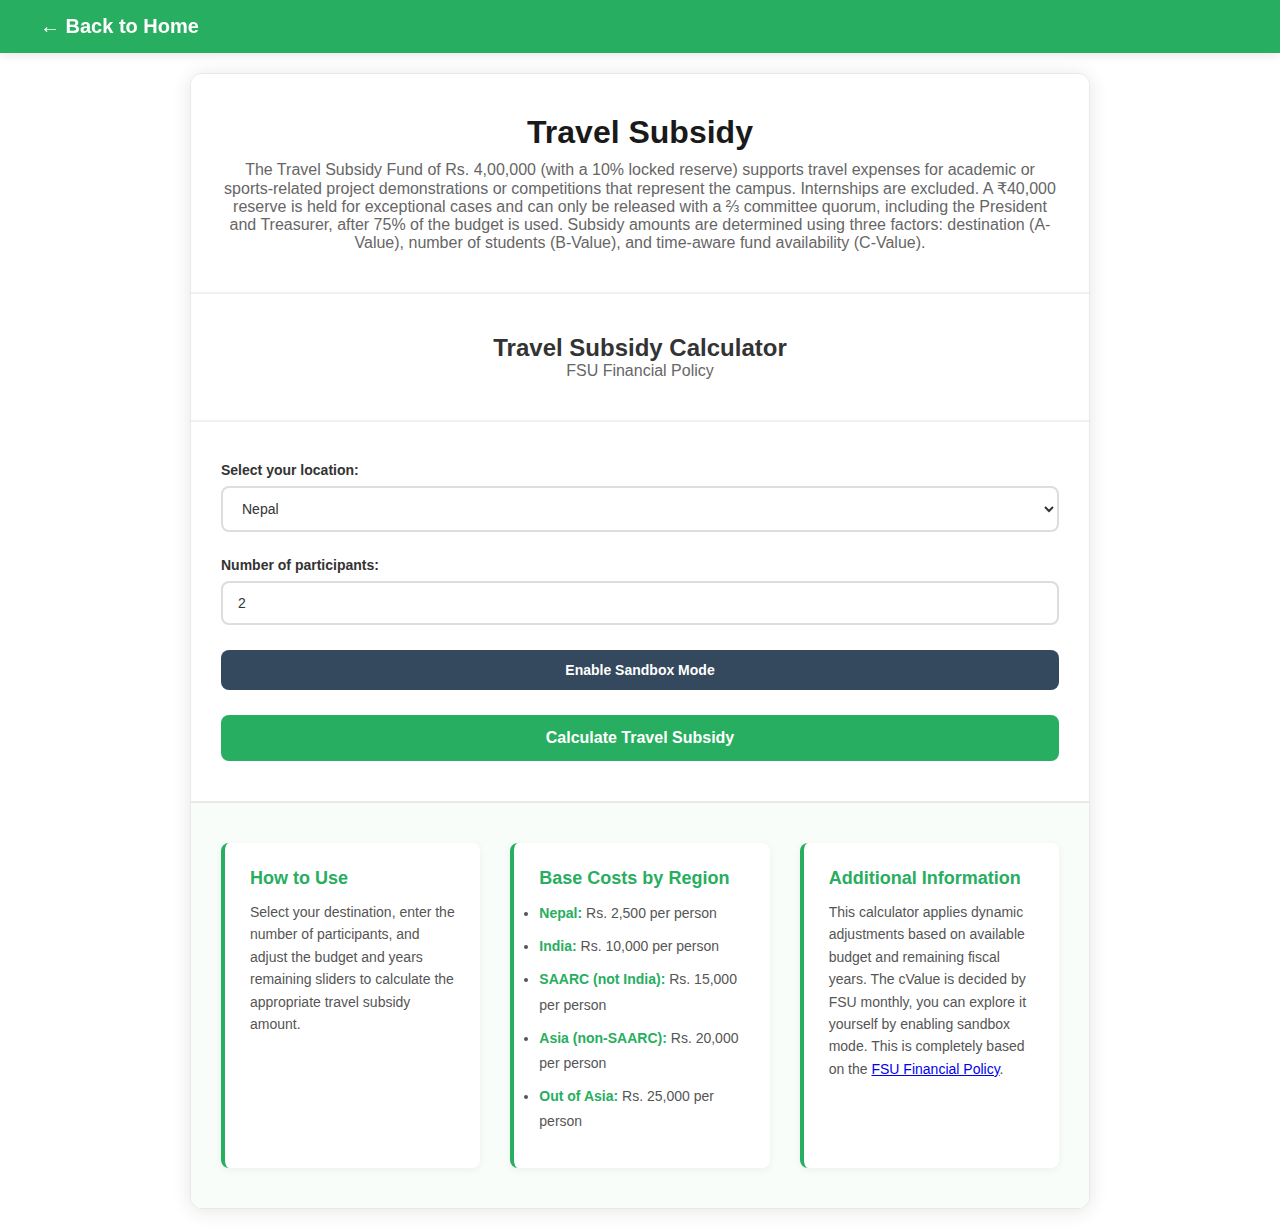
<file: TravelSubsidy.html>
<!DOCTYPE html>
<html lang="en">
<head>
    <meta charset="UTF-8">
    <meta name="viewport" content="width=device-width, initial-scale=1.0">
    <title>FSU Travel Subsidy Calculator</title>
    <link rel="shortcut icon" href="circfsulogo.png" type="image/x-icon">
    <link rel="stylesheet" href="css/tsstyle.css">
</head>
<body>
    <nav class="navbar">
      <div class="navbar-content">
        <a href="index.html" class="navbar-brand">
          <span>← Back to Home</span>
        </a>
      </div>
    </nav>
    <div class="page-wrapper">
    <div class="container">
        <div class="header">
            <h1>Travel Subsidy</h1>
            <p>The Travel Subsidy Fund of Rs. 4,00,000 (with a 10% locked reserve) supports travel expenses for academic or sports-related project demonstrations or competitions that represent the campus. Internships are excluded. A ₹40,000 reserve is held for exceptional cases and can only be released with a ⅔ committee quorum, including the President and Treasurer, after 75% of the budget is used. Subsidy amounts are determined using three factors: destination (A-Value), number of students (B-Value), and time-aware fund availability (C-Value).</p>
        </div>
        
        

        <div class="header">
            <h2>Travel Subsidy Calculator</h1>
            <p>FSU Financial Policy</p>
        </div>


        <div class="calculator-wrapper">
            <form class="form-group">
                <div class="form-section">
                    <div class="form-item">
                        <label for="das">Select your location:</label>
                        <select name="aValue" id="das" class="select-input" title="Choose your travel destination region">
                            <option value="1">Nepal</option>
                            <option value="2">India</option>
                            <option value="3">SAARC (not India)</option>
                            <option value="4">Asia (non-SAARC)</option>
                            <option value="5">Out of Asia</option>
                        </select>
                    </div>

                    <div class="form-item">
                        <label for="asd">Number of participants:</label>
                        <input type="number" name="bValue" id="asd" class="number-input" placeholder="2" value="2" min="1" title="Enter number of participants (minimum 1)">
                    </div>

                    <button type="button" onclick="toggleSandbox()" class="sandbox-btn" id="sandboxToggle" title="Toggle sandbox to adjust budget and years sliders">Enable Sandbox Mode</button>

                    <div class="form-item slider-item hidden" id="budgetItem">
                        <div class="slider-header">
                            <label for="budget">Budget Remaining:</label>
                            <span class="slider-value" id="budgetValue">70%</span>
                        </div>
                        <input type="range" id="budget" name="budget" min="0" max="100" step="1" value="70" oninput="showValue1()" class="slider" title="Adjust remaining budget percentage">
                    </div>

                    <div class="form-item slider-item hidden" id="yearItem">
                        <div class="slider-header">
                            <label for="YearRemaining">Years Remaining:</label>
                            <span class="slider-value" id="yearsRemaining">70%</span>
                        </div>
                        <input type="range" id="YearRemaining" name="YearRemaining" min="0" max="100" step="1" value="70" oninput="showValue2()" class="slider" title="Adjust remaining years percentage">
                    </div>

                    <button type="button" onclick="calculate()" class="calculate-btn" title="Calculate travel subsidy with current inputs">Calculate Travel Subsidy</button>

                    <div id="resultSection" class="result-section hidden">
                        <div class="result-content">
                            <p class="result-label">Your travel subsidy as per FSU Financial Policy is:</p>
                            <p class="result-amount" id="resultAmount"></p>
                            <p class="result-details" id="resultDetails"></p>
                        </div>
                    </div>
                </div>

                <div class="graph-container hidden" id="graph-container">
                    <div id="calculator" class="calculator-graph"></div>
                </div>
            </form>
        </div>
        <div class="info-section">
            <div class="info-content">
                <div class="info-item">
                    <h3>How to Use</h3>
                    <p>Select your destination, enter the number of participants, and adjust the budget and years remaining sliders to calculate the appropriate travel subsidy amount.</p>
                </div>
                <div class="info-item">
                    <h3>Base Costs by Region</h3>
                    <ul>
                        <li><strong>Nepal:</strong> Rs. 2,500 per person</li>
                        <li><strong>India:</strong> Rs. 10,000 per person</li>
                        <li><strong>SAARC (not India):</strong> Rs. 15,000 per person</li>
                        <li><strong>Asia (non-SAARC):</strong> Rs. 20,000 per person</li>
                        <li><strong>Out of Asia:</strong> Rs. 25,000 per person</li>
                    </ul>
                </div>
                <div class="info-item">
                    <h3>Additional Information</h3>
                    <p>This calculator applies dynamic adjustments based on available budget and remaining fiscal years. The cValue is decided by FSU monthly, you can explore it yourself by enabling sandbox mode. This is completely based on the <a href="resources/Financial Policy 2082.pdf" target="_blank" rel="noopener">FSU Financial Policy</a>.</p>
                </div>
            </div>
        </div>
    </div>
</body>
<script src="https://www.desmos.com/api/v1.11/calculator.js?apiKey=643b5c3fbb554dfda574c605348fed3b"></script>
<script>
    var elt = document.getElementById('calculator');
    var calculator = Desmos.GraphingCalculator(elt, {
        expressions: false,
        settingsMenu: false,
        zoomButtons: false,
        keypad: false,
        lockViewport: true
    });
    calculator.setMathBounds({
        left: 0,
        right: 100,
        bottom: 0,
        top: 100
    });
    calculator.setExpression({
        id: 'graph1',
        latex: 'y<10+(80-10)(1-x/100)^{0.7}',
        color: '#c49102'
    });
    calculator.setExpression({ id: 'graph2', latex: 'y<10', color: '#091839' });
</script>
<script>
    var sandboxEnabled = false;

    function toggleSandbox() {
        sandboxEnabled = !sandboxEnabled;
        const toggle = document.getElementById("sandboxToggle");
        const budgetItem = document.getElementById("budgetItem");
        const yearItem = document.getElementById("yearItem");
        if (sandboxEnabled) {
            toggle.textContent = "Disable Sandbox Mode";
            toggle.classList.add("active");
            budgetItem.classList.remove("hidden");
            yearItem.classList.remove("hidden");
            budgetItem.classList.add("visible");
            yearItem.classList.add("visible");
            document.getElementById("graph-container").classList.remove("hidden");
            document.getElementById("graph-container").classList.add("visible");
        } else {
            toggle.textContent = "Enable Sandbox Mode";
            toggle.classList.remove("active");
            budgetItem.classList.add("hidden");
            yearItem.classList.add("hidden");
            budgetItem.classList.remove("visible");
            yearItem.classList.remove("visible");
            document.getElementById("graph-container").classList.add("hidden");
            document.getElementById("graph-container").classList.remove("visible");
        }
    }

    function showValue1() {
        let budget = document.getElementById("budget").value;
        document.getElementById("budgetValue").innerHTML = budget + '%';
        if (sandboxEnabled) {
            graph();
        }
    }

    function showValue2() {
        let yearsRemaining = document.getElementById("YearRemaining").value;
        document.getElementById("yearsRemaining").innerHTML = yearsRemaining + '%';
        if (sandboxEnabled) {
            graph();
        }
    }

    function graph() {
        let budget = document.getElementById("budget").value;
        let yearsRemaining = document.getElementById("YearRemaining").value;
        calculator.setExpression({ id: 'graph3', latex: `(${yearsRemaining},${budget})`, color: '#c49102' });
    }

    function calculate() {
        let costPerParticipant = document.getElementById("das").value;
        let bValue = document.getElementById("asd").value;
        bValue = Math.sqrt(bValue);
        let cValue = 1;
        let aValue;
        
        // Use fixed values or adjustable values based on sandbox mode
        let budget, yearsRemaining, R = 0.1, I = 0.8, G = 0.7;
        
        if (sandboxEnabled) {
            budget = document.getElementById("budget").value / 100;
            yearsRemaining = document.getElementById("YearRemaining").value / 100;
        } else {
            // Fixed at 0.7 when sandbox is disabled

            budget = 0.7;
            yearsRemaining = 0.7;
        }
        
        let y = yearsRemaining;
        let safeval = R + (I - R) * Math.pow((1 - y), G);
        if (costPerParticipant == "1") {
            aValue = 2500; // Nepal
        } else if (costPerParticipant == "2") {
            aValue = 10000; // India
        } else if (costPerParticipant == "3") {
            aValue = 15000; // SAARC (not India)
        } else if (costPerParticipant == "4") {
            aValue = 20000; // Asia (non-SAARC)
        } else {
            aValue = 25000; // Out of Asia
        }

        if (budget - safeval > 0) {
            cValue = 1;
        } else {
            cValue = budget / safeval;
        }
        if(!sandboxEnabled){
            cValue = 0.7;
        }

        let totalCost = aValue * bValue * cValue;
        totalCost = Math.round(totalCost / 10) * 10;

        // Display result instead of alert
        const resultSection = document.getElementById("resultSection");
        document.getElementById("resultAmount").textContent = "Rs. " + totalCost.toFixed(2);
        document.getElementById("resultDetails").textContent = "Subsidy Factor: " + cValue.toFixed(2);
        resultSection.classList.remove("hidden");
        resultSection.classList.add("visible");
        
        // Scroll to results
        resultSection.scrollIntoView({ behavior: "smooth", block: "nearest" });
    }
</script>
    </div>
</body>
</html>
</file>
<file: css/tsstyle.css>
* {
    margin: 0;
    padding: 0;
    box-sizing: border-box;
}

body {
    font-family: 'Segoe UI', Tahoma, Geneva, Verdana, sans-serif;
    background: white;
    min-height: 100vh;
    display: flex;
    flex-direction: column;
    padding: 0;
}

.navbar {
    background: #27ae60;
    padding: 15px 30px;
    box-shadow: 0 2px 10px rgba(0, 0, 0, 0.1);
    position: sticky;
    top: 0;
    z-index: 1000;
}

.navbar-content {
    max-width: 1200px;
    margin: 0 auto;
    display: flex;
    align-items: center;
    gap: 30px;
}

.navbar-brand {
    color: white;
    text-decoration: none;
    font-size: 20px;
    font-weight: 700;
    display: flex;
    align-items: center;
    gap: 10px;
}

.navbar-brand:hover {
    opacity: 0.9;
}

.page-wrapper {
    display: flex;
    justify-content: center;
    align-items: center;
    padding: 20px;
    flex: 1;
}

.container {
    background: white;
    border-radius: 12px;
    box-shadow: 0 2px 20px rgba(0, 0, 0, 0.1);
    max-width: 900px;
    width: 100%;
    overflow: hidden;
    border: 1px solid #e8e8e8;
}

.header {
    background: white;
    color: #333;
    padding: 40px 30px;
    text-align: center;
    border-bottom: 2px solid #f0f0f0;
}

.header h1 {
    font-size: 32px;
    margin-bottom: 10px;
    font-weight: 600;
    color: #1a1a1a;
}

.header p {
    font-size: 16px;
    color: #666;
}

.calculator-wrapper {
    padding: 40px 30px;
}

.form-group {
    display: flex;
    gap: 30px;
    align-items: flex-start;
}

.form-section {
    flex: 1;
    min-width: 300px;
}

.form-item {
    margin-bottom: 25px;
}

.form-item label {
    display: block;
    margin-bottom: 8px;
    font-weight: 600;
    color: #333;
    font-size: 14px;
}

.select-input,
.number-input {
    width: 100%;
    padding: 12px 15px;
    border: 2px solid #ddd;
    border-radius: 8px;
    font-size: 14px;
    font-family: inherit;
    transition: all 0.3s ease;
    background: white;
    color: #333;
}

.select-input:hover,
.number-input:hover {
    border-color: #27ae60;
}

.select-input:focus,
.number-input:focus {
    outline: none;
    border-color: #27ae60;
    box-shadow: 0 0 0 3px rgba(39, 174, 96, 0.1);
}

.slider-header {
    display: flex;
    justify-content: space-between;
    align-items: center;
    margin-bottom: 8px;
}

.slider-value {
    background: #f0f8f4;
    padding: 4px 12px;
    border-radius: 20px;
    font-size: 13px;
    font-weight: 600;
    color: #27ae60;
    border: 1px solid #d4edda;
}

.slider {
    width: 100%;
    height: 6px;
    border-radius: 3px;
    background: #e0e0e0;
    outline: none;
    -webkit-appearance: none;
    appearance: none;
}

.slider::-webkit-slider-thumb {
    -webkit-appearance: none;
    appearance: none;
    width: 20px;
    height: 20px;
    border-radius: 50%;
    background: #27ae60;
    cursor: pointer;
    box-shadow: 0 2px 8px rgba(39, 174, 96, 0.3);
    transition: all 0.2s ease;
}

.slider::-webkit-slider-thumb:hover {
    transform: scale(1.2);
    background: #229954;
}

.slider::-moz-range-thumb {
    width: 20px;
    height: 20px;
    border-radius: 50%;
    background: #27ae60;
    cursor: pointer;
    border: none;
    box-shadow: 0 2px 8px rgba(39, 174, 96, 0.3);
    transition: all 0.2s ease;
}

.slider::-moz-range-thumb:hover {
    transform: scale(1.2);
    background: #229954;
}

.sandbox-btn {
    width: 100%;
    padding: 12px;
    background: #34495e;
    color: white;
    border: none;
    border-radius: 8px;
    font-size: 14px;
    font-weight: 600;
    cursor: pointer;
    transition: all 0.3s ease;
    margin-bottom: 15px;
}

.sandbox-btn:hover {
    background: #2c3e50;
    transform: translateY(-2px);
    box-shadow: 0 5px 15px rgba(52, 73, 94, 0.2);
}

.sandbox-btn.active {
    background: #27ae60;
}

.calculate-btn {
    width: 100%;
    padding: 14px;
    background: #27ae60;
    color: white;
    border: none;
    border-radius: 8px;
    font-size: 16px;
    font-weight: 600;
    cursor: pointer;
    transition: all 0.3s ease;
    margin-top: 10px;
}

.hidden {
    display: none !important;
}

.slider-item.visible {
    display: block !important;
    animation: slideDown 0.3s ease;
}

.result-section {
    margin-top: 20px;
    padding: 20px;
    background: #f0fdf4;
    border: 2px solid #27ae60;
    border-radius: 8px;
    box-shadow: 0 4px 12px rgba(39, 174, 96, 0.15);
}

.result-section.visible {
    animation: slideDown 0.3s ease;
}

.result-content {
    text-align: center;
}

.result-label {
    color: #555;
    font-size: 14px;
    margin-bottom: 10px;
}

.result-amount {
    font-size: 32px;
    font-weight: 700;
    color: #27ae60;
    margin-bottom: 10px;
}

.result-details {
    color: #666;
    font-size: 13px;
}

@keyframes slideDown {
    from {
        opacity: 0;
        transform: translateY(-10px);
    }
    to {
        opacity: 1;
        transform: translateY(0);
    }
}

.calculate-btn:hover {
    background: #229954;
    transform: translateY(-2px);
    box-shadow: 0 10px 25px rgba(39, 174, 96, 0.3);
}

.calculate-btn:active {
    transform: translateY(0);
}

.graph-container {
    flex: 1;
    min-width: 300px;
}

.calculator-graph {
    width: 100%;
    height: 400px;
    border: 2px solid #e0e0e0;
    border-radius: 8px;
    overflow: hidden;
    background: #fafafa;
}

.info-section {
    background: #f8fdf9;
    border-top: 2px solid #e8e8e8;
    padding: 40px 30px;
}

.info-content {
    display: grid;
    grid-template-columns: repeat(auto-fit, minmax(250px, 1fr));
    gap: 30px;
}

.info-item {
    padding: 25px;
    background: white;
    border-radius: 8px;
    border-left: 4px solid #27ae60;
    box-shadow: 0 2px 8px rgba(0, 0, 0, 0.05);
    transition: all 0.3s ease;
}

.info-item:hover {
    box-shadow: 0 4px 16px rgba(39, 174, 96, 0.1);
    transform: translateY(-2px);
}

.info-item h3 {
    color: #27ae60;
    margin-bottom: 12px;
    font-size: 18px;
}

.info-item p {
    color: #555;
    line-height: 1.6;
    font-size: 14px;
}

.info-item ul {
    color: #555;
    line-height: 1.8;
    font-size: 14px;
    list-position: inside;
}

.info-item ul li {
    margin-bottom: 8px;
}

.info-item ul li strong {
    color: #27ae60;
}

.section-card {
    background: white;
    border-radius: 8px;
    padding: 0;
    margin: 20px;
    box-shadow: 0 2px 8px rgba(0, 0, 0, 0.05);
    border: 1px solid #e8e8e8;
}

.badge {
    display: inline-block;
    background: #27ae60;
    color: white;
    padding: 10px 18px;
    border-radius: 6px;
    font-size: 13px;
    font-weight: 600;
    margin: 20px 20px 15px 20px;
    font-size: 14px;
    letter-spacing: 0.5px;
}

.badge-subsection {
    display: inline-block;
    background: transparent;
    color: #27ae60;
    padding: 0;
    border-radius: 0;
    font-size: 14px;
    font-weight: 700;
    margin: 20px 20px 12px 20px;
    border: none;
}

.section-card p {
    color: #555;
    line-height: 1.7;
    margin-bottom: 12px;
    font-size: 14px;
    margin-left: 20px;
    margin-right: 20px;
}

.section-card ul {
    color: #555;
    line-height: 1.8;
    font-size: 14px;
    list-position: inside;
    margin-bottom: 15px;
    margin-left: 20px;
    margin-right: 20px;
}

.section-card ul li {
    margin-bottom: 8px;
    margin-left: 20px;
}

.section-card ul li strong {
    color: #333;
    font-weight: 600;
}

.section-card ol {
    color: #555;
    line-height: 1.8;
    font-size: 14px;
    list-position: inside;
    margin-bottom: 15px;
    margin-left: 20px;
    margin-right: 20px;
}

.section-card ol li {
    margin-bottom: 8px;
    margin-left: 20px;
}

.section-card ol li strong {
    color: #333;
    font-weight: 600;
}

.section-card > .badge:last-of-type + p,
.section-card > .badge-subsection + p {
    margin-top: 10px;
}

.section-card > :last-child {
    margin-bottom: 20px;
}

/* Responsive Design */
@media (max-width: 768px) {
    .form-group {
        flex-direction: column;
        gap: 30px;
    }

    .header {
        padding: 30px 20px;
    }

    .header h1 {
        font-size: 24px;
    }

    .calculator-wrapper {
        padding: 20px;
    }

    .calculator-graph {
        height: 300px;
    }

    .info-section {
        padding: 30px 20px;
    }

    .info-content {
        grid-template-columns: 1fr;
        gap: 20px;
    }

    .info-item {
        padding: 20px;
    }
}
</file>
<file: css/style.css>
@import url('https://fonts.googleapis.com/css2?family=Playfair+Display:wght@600;700&family=Work+Sans:wght@400;500;600;700&display=swap');

*{
    margin:0;
    padding:0;
    box-sizing: border-box;
}
body{
    font-family: 'Work Sans', Arial, sans-serif;
    display: flex;
    justify-content: center;
    align-items: center;
    height: 100vh;
    width: 100%;
}

h1, h2, h3 {
    font-family: 'Playfair Display', 'Work Sans', serif;
}
</file>
